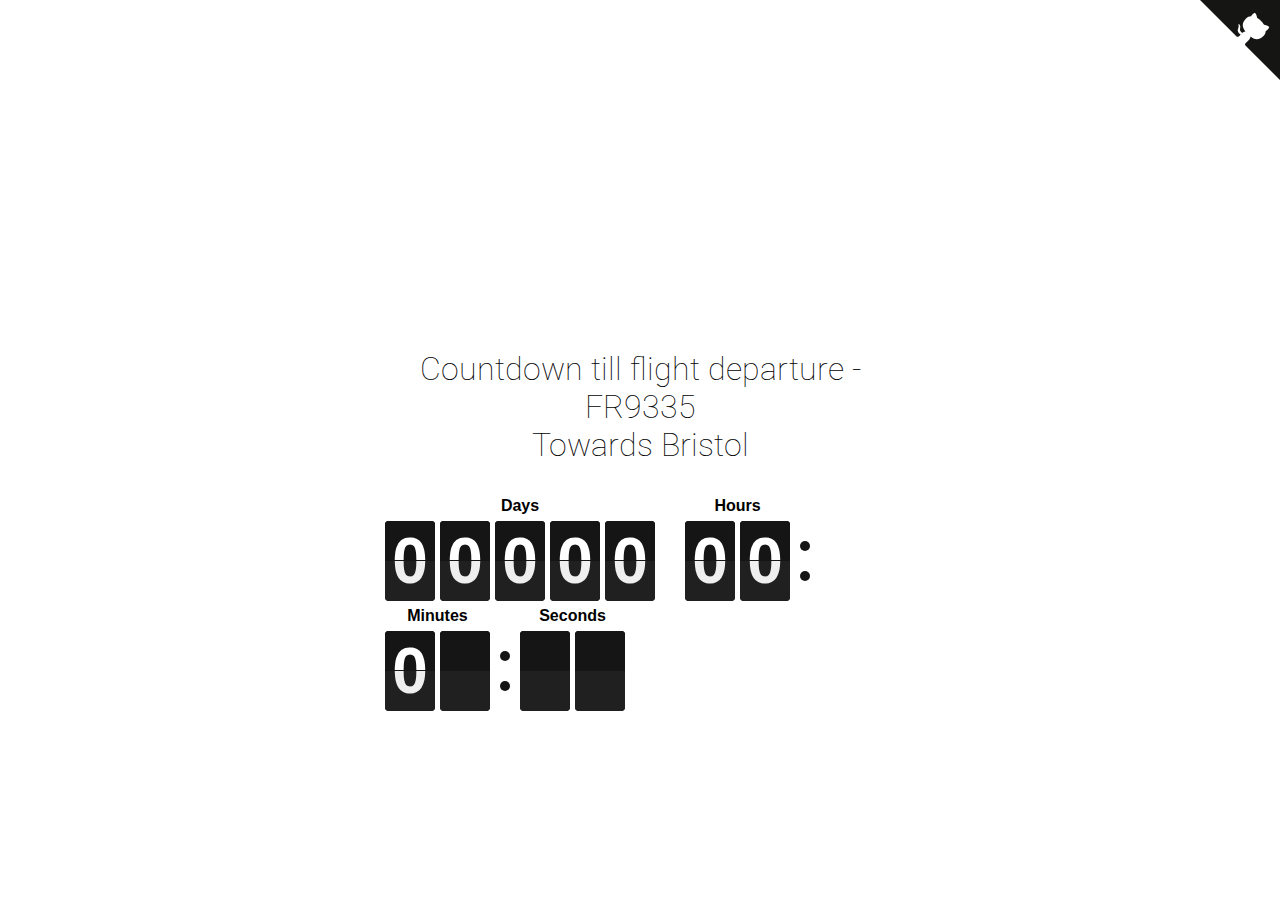
<file: inbound/index.html>
<!DOCTYPE html>
<html>
  <head>
    <meta charset="utf-8">
    <title>Countdown till flight departure</title>
    <link href="https://fonts.googleapis.com/css?family=Roboto:100,400,900" rel="stylesheet">
    <link rel="stylesheet" type="text/css" href="css/flipdown/flipdown.css">
    <link rel="stylesheet" type="text/css" href="css/style.css">
    <script type="text/javascript" src="js/flipdown/flipdown.js"></script>
    <script type="text/javascript" src="js/main.js"></script>
  </head>
  <body>
    <div class="example">
      <h2>Countdown till flight departure - FR9335<br>Towards Bristol</h1>
      <div id="flipdown" class="flipdown"></div>
    </div>
    <a href="https://github.com/PButcher/flipdown" class="github-corner" aria-label="View source on Github"><svg width="80" height="80" viewBox="0 0 250 250" style="fill:#151513;color:#fff;position:absolute;top:0;border:0;right:0" aria-hidden="true"><path d="M0,0 L115,115 L130,115 L142,142 L250,250 L250,0 Z"></path><path d="M128.3,109.0 C113.8,99.7 119.0,89.6 119.0,89.6 C122.0,82.7 120.5,78.6 120.5,78.6 C119.2,72.0 123.4,76.3 123.4,76.3 C127.3,80.9 125.5,87.3 125.5,87.3 C122.9,97.6 130.6,101.9 134.4,103.2" fill="currentColor" style="transform-origin:130px 106px" class="octo-arm"></path><path d="M115.0,115.0 C114.9,115.1 118.7,116.5 119.8,115.4 L133.7,101.6 C136.9,99.2 139.9,98.4 142.2,98.6 C133.8,88.0 127.5,74.4 143.8,58.0 C148.5,53.4 154.0,51.2 159.7,51.0 C160.3,49.4 163.2,43.6 171.4,40.1 C171.4,40.1 176.1,42.5 178.8,56.2 C183.1,58.6 187.2,61.8 190.9,65.4 C194.5,69.0 197.7,73.2 200.1,77.6 C213.8,80.2 216.3,84.9 216.3,84.9 C212.7,93.1 206.9,96.0 205.4,96.6 C205.1,102.4 203.0,107.8 198.3,112.5 C181.9,128.9 168.3,122.5 157.7,114.1 C157.9,116.9 156.7,120.9 152.7,124.9 L141.0,136.5 C139.8,137.7 141.6,141.9 141.8,141.8 Z" fill="currentColor" class="octo-body"></path></svg></a><style>.github-corner:hover .octo-arm{animation:octocat-wave 560ms ease-in-out}@keyframes octocat-wave{0%,100%{transform:rotate(0)}20%,60%{transform:rotate(-25deg)}40%,80%{transform:rotate(10deg)}}@media (max-width:500px){.github-corner:hover .octo-arm{animation:none}.github-corner .octo-arm{animation:octocat-wave 560ms ease-in-out}}</style>
  </body>
</html>
</file>
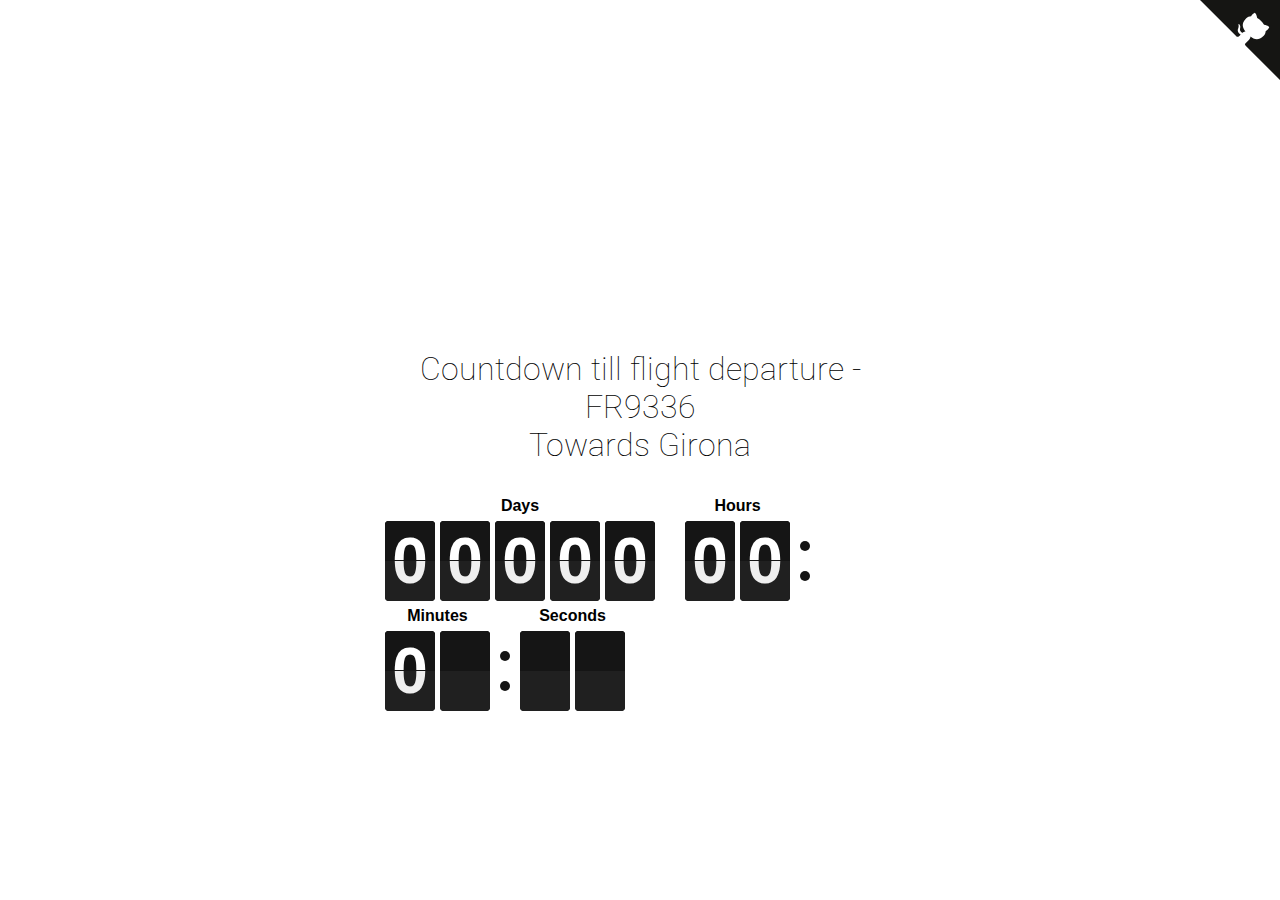
<file: outbound/index.html>
<!DOCTYPE html>
<html>
  <head>
    <meta charset="utf-8">
    <title>Countdown till flight departure</title>
    <link href="https://fonts.googleapis.com/css?family=Roboto:100,400,900" rel="stylesheet">
    <link rel="stylesheet" type="text/css" href="css/flipdown/flipdown.css">
    <link rel="stylesheet" type="text/css" href="css/style.css">
    <script type="text/javascript" src="js/flipdown/flipdown.js"></script>
    <script type="text/javascript" src="js/main.js"></script>
  </head>
  <body>
    <div class="example">
      <h2>Countdown till flight departure - FR9336<br>Towards Girona</h1>
      <div id="flipdown" class="flipdown"></div>
    </div>
    <a href="https://github.com/PButcher/flipdown" class="github-corner" aria-label="View source on Github"><svg width="80" height="80" viewBox="0 0 250 250" style="fill:#151513;color:#fff;position:absolute;top:0;border:0;right:0" aria-hidden="true"><path d="M0,0 L115,115 L130,115 L142,142 L250,250 L250,0 Z"></path><path d="M128.3,109.0 C113.8,99.7 119.0,89.6 119.0,89.6 C122.0,82.7 120.5,78.6 120.5,78.6 C119.2,72.0 123.4,76.3 123.4,76.3 C127.3,80.9 125.5,87.3 125.5,87.3 C122.9,97.6 130.6,101.9 134.4,103.2" fill="currentColor" style="transform-origin:130px 106px" class="octo-arm"></path><path d="M115.0,115.0 C114.9,115.1 118.7,116.5 119.8,115.4 L133.7,101.6 C136.9,99.2 139.9,98.4 142.2,98.6 C133.8,88.0 127.5,74.4 143.8,58.0 C148.5,53.4 154.0,51.2 159.7,51.0 C160.3,49.4 163.2,43.6 171.4,40.1 C171.4,40.1 176.1,42.5 178.8,56.2 C183.1,58.6 187.2,61.8 190.9,65.4 C194.5,69.0 197.7,73.2 200.1,77.6 C213.8,80.2 216.3,84.9 216.3,84.9 C212.7,93.1 206.9,96.0 205.4,96.6 C205.1,102.4 203.0,107.8 198.3,112.5 C181.9,128.9 168.3,122.5 157.7,114.1 C157.9,116.9 156.7,120.9 152.7,124.9 L141.0,136.5 C139.8,137.7 141.6,141.9 141.8,141.8 Z" fill="currentColor" class="octo-body"></path></svg></a><style>.github-corner:hover .octo-arm{animation:octocat-wave 560ms ease-in-out}@keyframes octocat-wave{0%,100%{transform:rotate(0)}20%,60%{transform:rotate(-25deg)}40%,80%{transform:rotate(10deg)}}@media (max-width:500px){.github-corner:hover .octo-arm{animation:none}.github-corner .octo-arm{animation:octocat-wave 560ms ease-in-out}}</style>
  </body>
</html>
</file>
<file: inbound/css/flipdown/flipdown.css>
.flipdown {
  overflow: visible;
  width: 510px;
}

.flipdown .rotor-group {
  overflow: visible;
  position: relative;
  float: left;
  padding-right: 30px;
}

.flipdown .rotor-group-heading {
  height: 30px;
  margin-bottom: 0px;
  text-align: center;
  color: black;
}

.flipdown .rotor-group-heading:before {
  content: 'Days';
  width: 135px;
  height: 30px;
  line-height: 30px;
  text-align: center;
}

.flipdown .rotor-group:nth-child(1) .rotor-group-heading:before {
  content: 'Days';
}

.flipdown .rotor-group:nth-child(2) .rotor-group-heading:before {
  content: 'Hours';
}

.flipdown .rotor-group:nth-child(3) .rotor-group-heading:before {
  content: 'Minutes';
}

.flipdown .rotor-group:nth-child(4) .rotor-group-heading:before {
  content: 'Seconds';
}

.flipdown .rotor-group:last-child {
  padding-right: 0;
}

.flipdown .rotor-group:nth-child(n+2):nth-child(-n+3):before {
  content: '';
  position: absolute;
  bottom: 20px;
  left: 115px;
  width: 10px;
  height: 10px;
  border-radius: 50%;
  background-color: #151515;
}

.flipdown .rotor-group:nth-child(n+2):nth-child(-n+3):after {
  content: '';
  position: absolute;
  bottom: 50px;
  left: 115px;
  width: 10px;
  height: 10px;
  border-radius: 50%;
  background-color: #151515;
}

.flipdown .rotor {
  position: relative;
  float: left;
  width: 50px;
  height: 80px;
  margin: 0px 5px 0px 0px;
  border-radius: 4px;
  font-size: 4em;
  text-align: center;
  background-color: #151515;
  color: white;
  perspective: 200px;
}

.flipdown .rotor:last-child {
  margin-right: 0;
}

.flipdown .rotor-top, .flipdown .rotor-bottom {
  overflow: hidden;
  position: absolute;
  width: 50px;
  height: 40px;
}

.flipdown .rotor-leaf {
  z-index: 1;
  position: absolute;
  width: 50px;
  height: 80px;
  transform-style: preserve-3d;
  transition: transform 0s;
}

.flipdown .rotor-leaf.flipped {
  transform: rotateX(-180deg);
  transition: all 0.5s ease-in-out;
}

.flipdown .rotor-leaf-front, .flipdown .rotor-leaf-rear {
  overflow: hidden;
  position: absolute;
  width: 50px;
  height: 40px;
  margin: 0;
  transform: rotateX(0deg);
  backface-visibility: hidden;
}

.flipdown .rotor-leaf-front {
  line-height: 80px;
  background-color: #151515;
  border-radius: 4px 4px 0px 0px;
}

.flipdown .rotor-leaf-rear {
  line-height: 0px;
  background-color: #202020;
  color: #E0E0E0;
  border-radius: 0px 0px 4px 4px;
  transform: rotateX(-180deg);
  transition: background-color 0.5s;
}

.flipdown .rotor-leaf.flipped .rotor-leaf-rear {
  background-color: #202020;
  color: #EFEFEF;
  transition: background-color 0.5s;
}

.flipdown .rotor-top {
  line-height: 80px;
  background-color: #151515;
  border-radius: 4px 4px 0px 0px;
}

.flipdown .rotor-bottom {
  bottom: 0;
  line-height: 0px;
  background-color: #202020;
  color: #EFEFEF;
  border-radius: 0px 0px 4px 4px;
}

.flipdown .rotor:after {
  content: '';
  z-index: 2;
  position: absolute;
  bottom: 0px;
  left: 0px;
  width: 50px;
  height: 40px;
  border-top: solid 1px #151515;
  border-radius: 0px 0px 4px 4px;
}
</file>
<file: inbound/css/style.css>
.example {
  font-family: 'Roboto', sans-serif;
  position: absolute;
  top: 0;
  right: 0;
  bottom: 0;
  left: 0;
  width: 510px;
  height: 200px;;
  margin: auto;
}

.example .flipdown {
  font-family: sans-serif;
  font-weight: bold;
}

.example h1 {
  text-align: center;
  font-weight: 100;
  font-size: 3em;
  margin-top: 0;
}

.example h2 {
  text-align: center;
  font-weight: 100;
  font-size: 2em;
  margin-top: 0;
}
</file>
<file: outbound/css/flipdown/flipdown.css>
.flipdown {
  overflow: visible;
  width: 510px;
}

.flipdown .rotor-group {
  overflow: visible;
  position: relative;
  float: left;
  padding-right: 30px;
}

.flipdown .rotor-group-heading {
  height: 30px;
  margin-bottom: 0px;
  text-align: center;
  color: black;
}

.flipdown .rotor-group-heading:before {
  content: 'Days';
  width: 135px;
  height: 30px;
  line-height: 30px;
  text-align: center;
}

.flipdown .rotor-group:nth-child(1) .rotor-group-heading:before {
  content: 'Days';
}

.flipdown .rotor-group:nth-child(2) .rotor-group-heading:before {
  content: 'Hours';
}

.flipdown .rotor-group:nth-child(3) .rotor-group-heading:before {
  content: 'Minutes';
}

.flipdown .rotor-group:nth-child(4) .rotor-group-heading:before {
  content: 'Seconds';
}

.flipdown .rotor-group:last-child {
  padding-right: 0;
}

.flipdown .rotor-group:nth-child(n+2):nth-child(-n+3):before {
  content: '';
  position: absolute;
  bottom: 20px;
  left: 115px;
  width: 10px;
  height: 10px;
  border-radius: 50%;
  background-color: #151515;
}

.flipdown .rotor-group:nth-child(n+2):nth-child(-n+3):after {
  content: '';
  position: absolute;
  bottom: 50px;
  left: 115px;
  width: 10px;
  height: 10px;
  border-radius: 50%;
  background-color: #151515;
}

.flipdown .rotor {
  position: relative;
  float: left;
  width: 50px;
  height: 80px;
  margin: 0px 5px 0px 0px;
  border-radius: 4px;
  font-size: 4em;
  text-align: center;
  background-color: #151515;
  color: white;
  perspective: 200px;
}

.flipdown .rotor:last-child {
  margin-right: 0;
}

.flipdown .rotor-top, .flipdown .rotor-bottom {
  overflow: hidden;
  position: absolute;
  width: 50px;
  height: 40px;
}

.flipdown .rotor-leaf {
  z-index: 1;
  position: absolute;
  width: 50px;
  height: 80px;
  transform-style: preserve-3d;
  transition: transform 0s;
}

.flipdown .rotor-leaf.flipped {
  transform: rotateX(-180deg);
  transition: all 0.5s ease-in-out;
}

.flipdown .rotor-leaf-front, .flipdown .rotor-leaf-rear {
  overflow: hidden;
  position: absolute;
  width: 50px;
  height: 40px;
  margin: 0;
  transform: rotateX(0deg);
  backface-visibility: hidden;
}

.flipdown .rotor-leaf-front {
  line-height: 80px;
  background-color: #151515;
  border-radius: 4px 4px 0px 0px;
}

.flipdown .rotor-leaf-rear {
  line-height: 0px;
  background-color: #202020;
  color: #E0E0E0;
  border-radius: 0px 0px 4px 4px;
  transform: rotateX(-180deg);
  transition: background-color 0.5s;
}

.flipdown .rotor-leaf.flipped .rotor-leaf-rear {
  background-color: #202020;
  color: #EFEFEF;
  transition: background-color 0.5s;
}

.flipdown .rotor-top {
  line-height: 80px;
  background-color: #151515;
  border-radius: 4px 4px 0px 0px;
}

.flipdown .rotor-bottom {
  bottom: 0;
  line-height: 0px;
  background-color: #202020;
  color: #EFEFEF;
  border-radius: 0px 0px 4px 4px;
}

.flipdown .rotor:after {
  content: '';
  z-index: 2;
  position: absolute;
  bottom: 0px;
  left: 0px;
  width: 50px;
  height: 40px;
  border-top: solid 1px #151515;
  border-radius: 0px 0px 4px 4px;
}
</file>
<file: outbound/css/style.css>
.example {
  font-family: 'Roboto', sans-serif;
  position: absolute;
  top: 0;
  right: 0;
  bottom: 0;
  left: 0;
  width: 510px;
  height: 200px;;
  margin: auto;
}

.example .flipdown {
  font-family: sans-serif;
  font-weight: bold;
}

.example h1 {
  text-align: center;
  font-weight: 100;
  font-size: 3em;
  margin-top: 0;
}

.example h2 {
  text-align: center;
  font-weight: 100;
  font-size: 2em;
  margin-top: 0;
}
</file>
